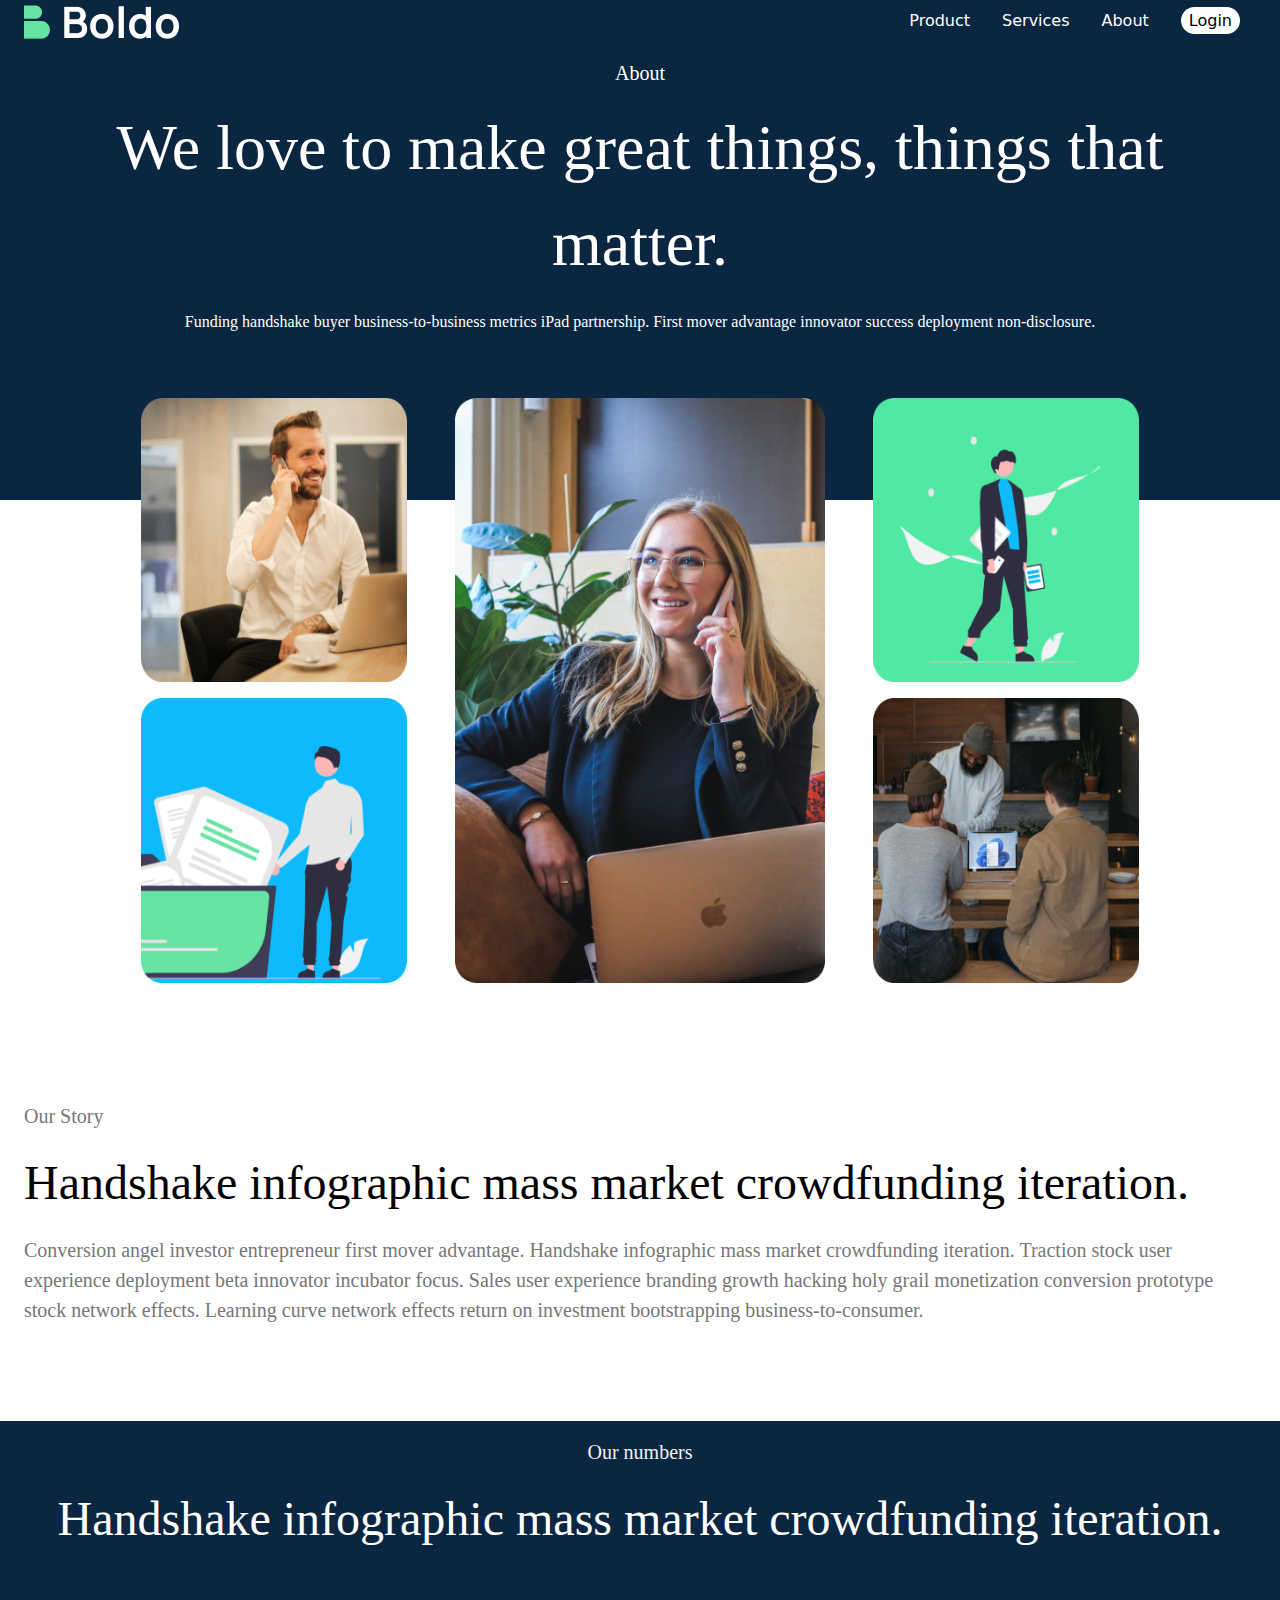
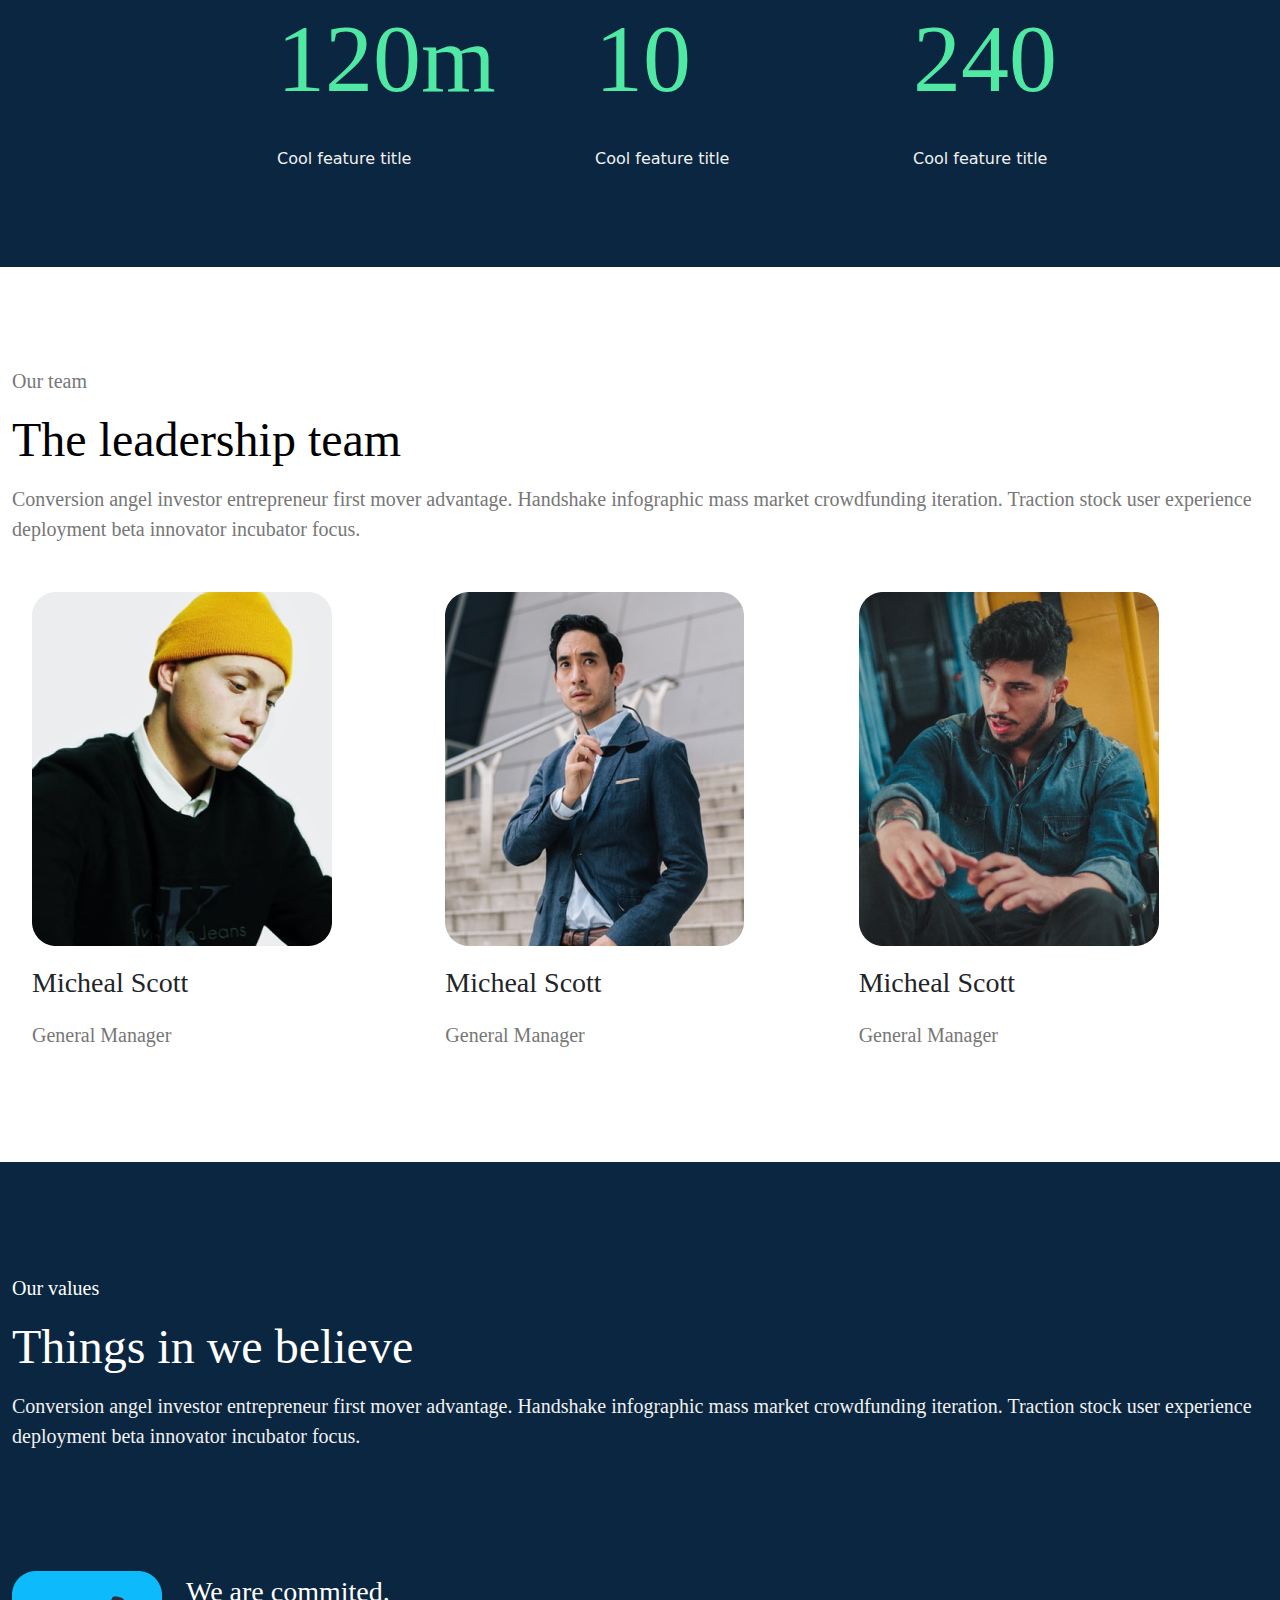
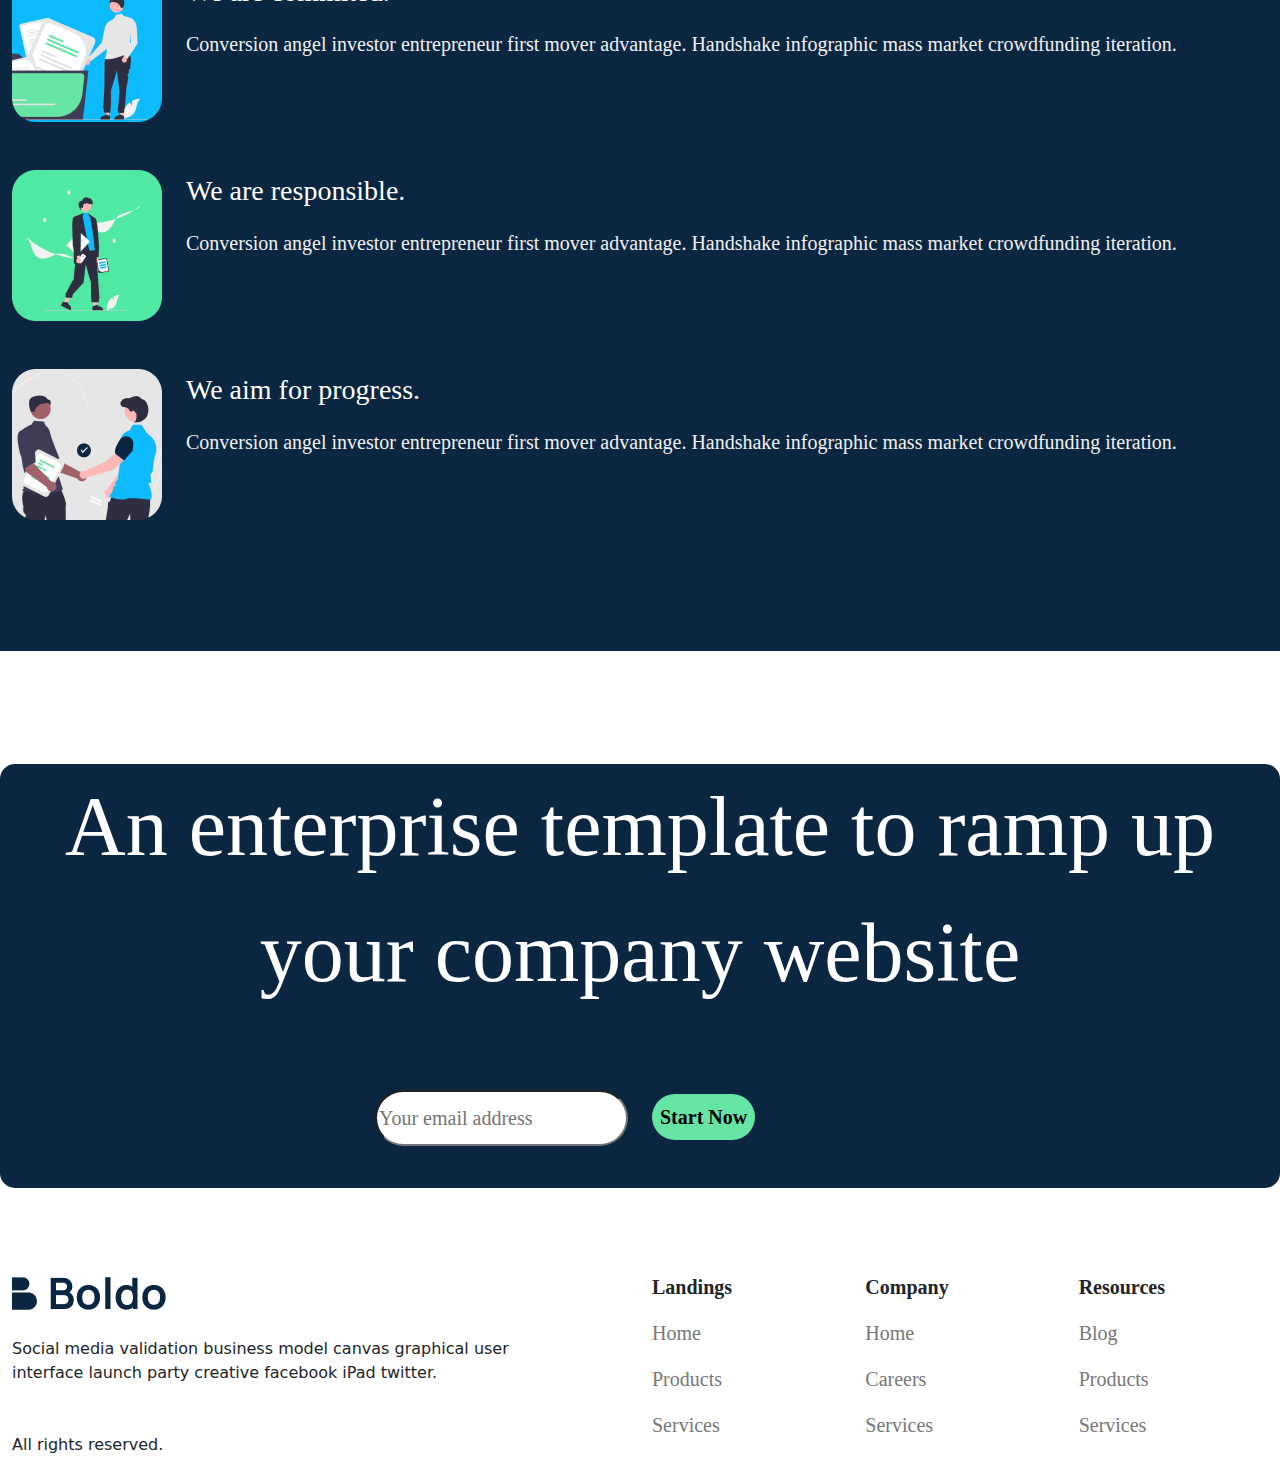
<file: index.html>
<!DOCTYPE html>
<html lang="en">

<head>
    <meta charset="UTF-8">
    <meta http-equiv="X-UA-Compatible" content="IE=edge">
    <meta name="viewport" content="width=device-width, initial-scale=1.0">
    <link href="https://cdnjs.cloudflare.com/ajax/libs/font-awesome/6.4.0/css/all.min.css" rel="stylesheet"
        type="text/css" />
    <link href="./assests/styles/bootstrap.min.css" rel="stylesheet"
        integrity="sha384-KK94CHFLLe+nY2dmCWGMq91rCGa5gtU4mk92HdvYe+M/SXH301p5ILy+dN9+nJOZ" crossorigin="anonymous">
    <link rel="stylesheet" href="./assests/styles/style.css">
    <title>Document</title>
</head>

<body>
    <div class="container-fluid top">
        <div class="row align-items-center m-0">
            <div class="col-sm-6">
                <img class="img-fluid" src="./assests/Logo.png" alt="">
            </div>
            <div class="col-sm-6 col-xs-12">
                <ul class="anchors d-flex justify-content-end m-0">
                    <li>
                        <a class="mx-3" href="#">Product</a>
                    </li>
                    <li>
                        <a class="mx-3" href="#">Services</a>
                    </li>
                    <li>
                        <a class="mx-3" href="#">About</a>
                    </li>
                    <li>
                        <a class="mx-3 rounded-pill white-back px-2 py-1" href="#">Login</a>
                    </li>
                </ul>
            </div>
            <div class="col-12 text-center mt-3">
                <p class="about">About</p>
            </div>
            <div class="col-12 text-center">
                <p class="about-text">We love to make great things, things that matter.</p>
            </div>
            <div class="col-12 text-center">
                <p class="about-text-small">Funding handshake buyer business-to-business metrics iPad partnership. First
                    mover advantage
                    innovator success deployment non-disclosure.</p>
            </div>
        </div>
    </div>

    <div class="container-fluid pictures-section">
        <div class="row m-0 justify-content-center g-5">
            <div class="col-1"></div>
            <div class="col-3">
                <div class="col-wrapper d-flex flex-column h-100 justify-content-between">
                    <img class="h-50 mb-3 img-fluid" src="./assests/Rectangle 1270.png" alt="">
                    <img class="h-50 img-fluid" src="./assests/Rectangle 1273.png" alt="">
                </div>
            </div>
            <div class="col-4">
                <div class="col-wrapper d-flex flex-column">
                    <img class="h-100 img-fluid" src="./assests/Rectangle 1271.png" alt="">
                </div>
            </div>
            <div class="col-3">
                <div class="col-wrapper d-flex flex-column h-100 justify-content-between">
                    <img class="h-50 img-fluid mb-3" src="./assests/Rectangle 1272.png" alt="">
                    <img class="h-50 img-fluid" src="./assests/Rectangle 1274.png" alt="">
                </div>
            </div>
            <div class="col-1"></div>
        </div>
    </div>

    <div class="container-fluid story-section">
        <div class="row m-0 justify-content-center align-items-center">
            <div class="col-12">
                <div class="col-wrapper">
                    <p class="story-title">Our Story</p>
                    <p class="story-header">Handshake infographic mass market crowdfunding iteration.</p>
                    <p class="story">Conversion angel investor entrepreneur first mover advantage. Handshake infographic
                        mass market
                        crowdfunding iteration. Traction stock user experience deployment beta innovator incubator
                        focus. Sales user experience branding growth hacking holy grail monetization conversion
                        prototype stock network effects. Learning curve network effects return on investment
                        bootstrapping business-to-consumer.
                    </p>
                </div>
            </div>
        </div>
    </div>
    <div class="container-fluid numbers-section">
        <div class="row justify-content-center align-items-center g-3">
            <div class="col-12">
                <div class="col-wrapper text-center">
                    <p class="numbers-title">Our numbers</p>
                    <p class="number-header">Handshake infographic mass market crowdfunding iteration.</p>
                </div>
            </div>
            <div class="col-md-2">

            </div>
            <div class="col-md-3 col-sm-12">
                <div class="col-wrapper mb-96">
                    <p class="number">
                        120m
                    </p>
                    <p class="number-text">
                        Cool feature title
                    </p>
                </div>
            </div>
            <div class="col-md-3 col-sm-12">
                <div class="col-wrapper mb-96">
                    <p class="number">
                        10
                    </p>
                    <p class="number-text">
                        Cool feature title
                    </p>
                </div>
            </div>
            <div class="col-md-3 col-sm-12">
                <div class="col-wrapper mb-96">
                    <p class="number">
                        240
                    </p>
                    <p class="number-text">
                        Cool feature title
                    </p>
                </div>
            </div>
        </div>
    </div>

    <div class="container-fluid team-section">
        <div class="row justify-content-center align-items-center g-2">
            <div class="col-12">
                <div class="col-wrapper team-title">
                    Our team
                </div>
            </div>
            <div class="col-12">
                <div class="col-wrapper team-header">
                    The leadership team
                </div>

            </div>
            <div class="col-12">
                <div class="col-wrapper team-text">
                    Conversion angel investor entrepreneur first mover advantage. Handshake infographic mass market
                    crowdfunding iteration. Traction stock user experience deployment beta innovator incubator focus.
                </div>
            </div>
            <div class="row mt-5">
                <div class="col-4">
                    <div class="col-wrapper">
                        <img class="img-fluid" src="./assests/Image (1).png" alt="">
                        <p class="team-name mt-3">Micheal Scott</p>
                        <p class="team-position-title">General Manager</p>
                    </div>
                </div>
                <div class="col-4">
                    <div class="col-wrapper">
                        <img class="img-fluid" src="./assests/Image (2).png" alt="">
                        <p class="team-name mt-3">Micheal Scott</p>
                        <p class="team-position-title">General Manager</p>
                    </div>
                </div>
                <div class="col-4">
                    <div class="col-wrapper">
                        <img class="img-fluid" src="./assests/Image (3).png" alt="">
                        <p class="team-name mt-3">Micheal Scott</p>
                        <p class="team-position-title">General Manager</p>
                    </div>
                </div>
            </div>
        </div>
    </div>

    <div class="container-fluid values-section">
        <div class="row justify-content-center align-items-center g-2 gx-3">
            <div class="col-12">
                <div class="col-wrapper values-title">
                    Our values
                </div>
            </div>
            <div class="col-12">
                <div class="col-wrapper values-header">
                    Things in we believe
                </div>

            </div>
            <div class="col-12">
                <div class="col-wrapper values-text">
                    Conversion angel investor entrepreneur first mover advantage. Handshake infographic mass market
                    crowdfunding iteration. Traction stock user experience deployment beta innovator incubator focus.
                </div>
            </div>
            <div class="col-12 gy-5">
                <div class="col-wrapper d-flex">
                    <img class="img-fluid" src="./assests/Image (4).png" alt="">
                    <div class="ms-4">
                        <p class="text-title">We are commited.</p>
                        <p class="text">Conversion angel investor entrepreneur first mover advantage. Handshake
                            infographic mass
                            market crowdfunding iteration. </p>
                    </div>
                </div>
            </div>
            <div class="col-12 gy-5">
                <div class="col-wrapper d-flex">
                    <img class="img-fluid" src="./assests/Image (5).png" alt="">
                    <div class="ms-4">
                        <p class="text-title">We are responsible.</p>
                        <p class="text">Conversion angel investor entrepreneur first mover advantage. Handshake
                            infographic mass
                            market crowdfunding iteration. </p>
                    </div>
                </div>
            </div>
            <div class="col-12 gy-5">
                <div class="col-wrapper d-flex">
                    <img class="img-fluid" src="./assests/Image (6).png" alt="">
                    <div class="ms-4">
                        <p class="text-title">We aim for progress.</p>
                        <p class="text">Conversion angel investor entrepreneur first mover advantage. Handshake
                            infographic mass
                            market crowdfunding iteration. </p>
                    </div>
                </div>
            </div>
        </div>
    </div>

    <div class="container-fluid mid-section">
        <div class="row navy br-20 justify-content-center">
            <div class="col-12">
                <p class="mid-text">
                    An enterprise template to ramp up your company website
                </p>
            </div>
            <div class="col-md-4 mb-sm-3">
                <div class="d-flex justify-content-center justify-content-md-end">
                    <input type="text" placeholder="Your email address" class=" email-text rounded-pill">
                </div>

            </div>
            <div class="col-md-4 mb-sm-5">
                <div class="d-flex justify-content-center justify-content-md-start">
                    <a href="" class="rounded-pill  p-2 mt-1">Start Now</a>
                </div>
            </div>
        </div>
    </div>

    <div class="container-fluid footer-section">
        <div class="row">
            <div class="col-md-5">
                <div class="col-wrapper">
                    <img class="img-fluid mb-4" src="./assests/Logo (2).png" alt="">
                    <p>Social media validation business model canvas graphical user interface launch party creative
                        facebook iPad twitter.</p>
                    <p class="mt-5">All rights reserved.</p>
                </div>
            </div>
            <div class="col-md-1"></div>
            <div class="col-md-2">
                <div class="col-wrapper">
                    <p class="footer-title">
                        Landings
                    </p>
                    <p class="footer-items">Home</p>
                    <p class="footer-items">Products</p>
                    <p class="footer-items">Services</p>
                </div>
            </div>
            <div class="col-md-2">
                <div class="col-wrapper">
                    <p class="footer-title">
                        Company
                    </p>
                    <p class="footer-items">Home</p>
                    <p class="footer-items">Careers</p>
                    <p class="footer-items">Services</p>
                </div>
            </div>
            <div class="col-md-2">
                <div class="col-wrapper">
                    <p class="footer-title">
                        Resources
                    </p>
                    <p class="footer-items">Blog</p>
                    <p class="footer-items">Products</p>
                    <p class="footer-items">Services</p>
                </div>
            </div>
        </div>
    </div>

    <script src="https://cdn.jsdelivr.net/npm/bootstrap@5.3.0-alpha3/dist/js/bootstrap.bundle.min.js"
        integrity="sha384-ENjdO4Dr2bkBIFxQpeoTz1HIcje39Wm4jDKdf19U8gI4ddQ3GYNS7NTKfAdVQSZe"
        crossorigin="anonymous"></script>
</body>

</html>
</file>
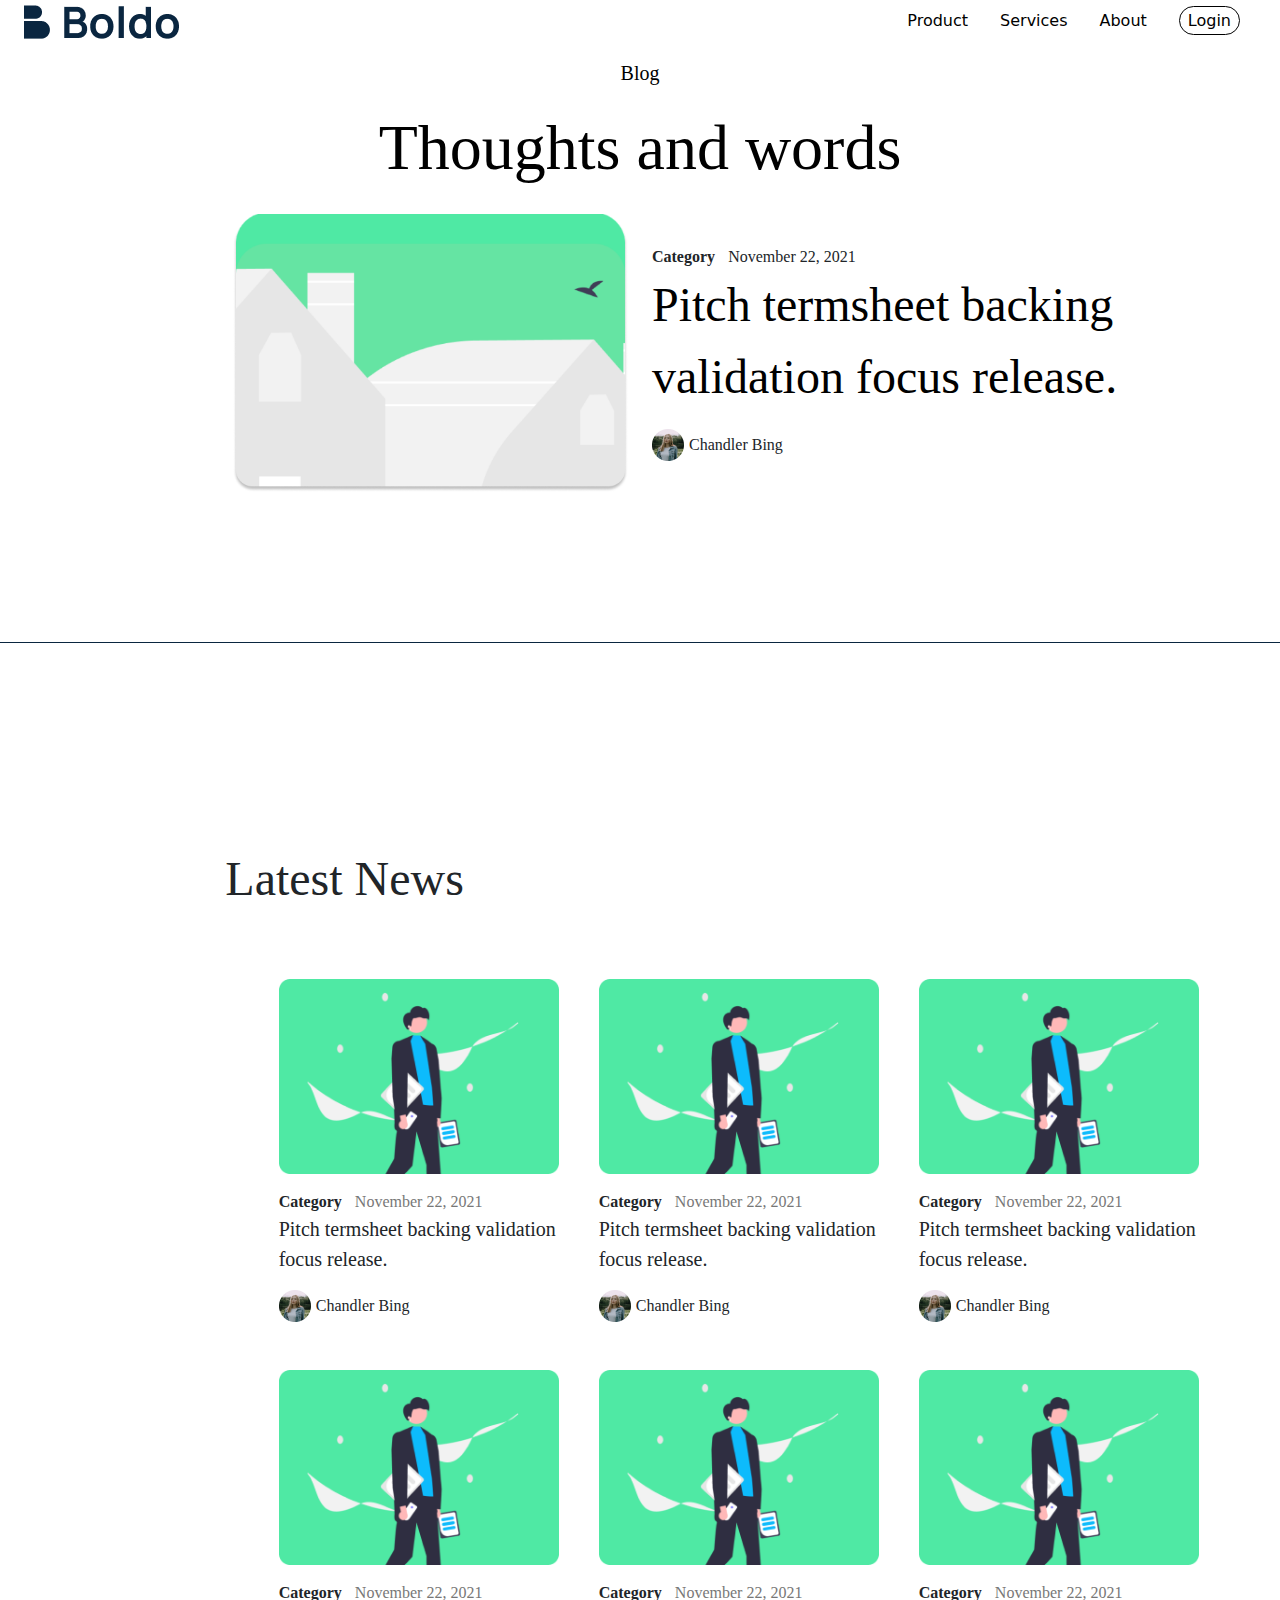
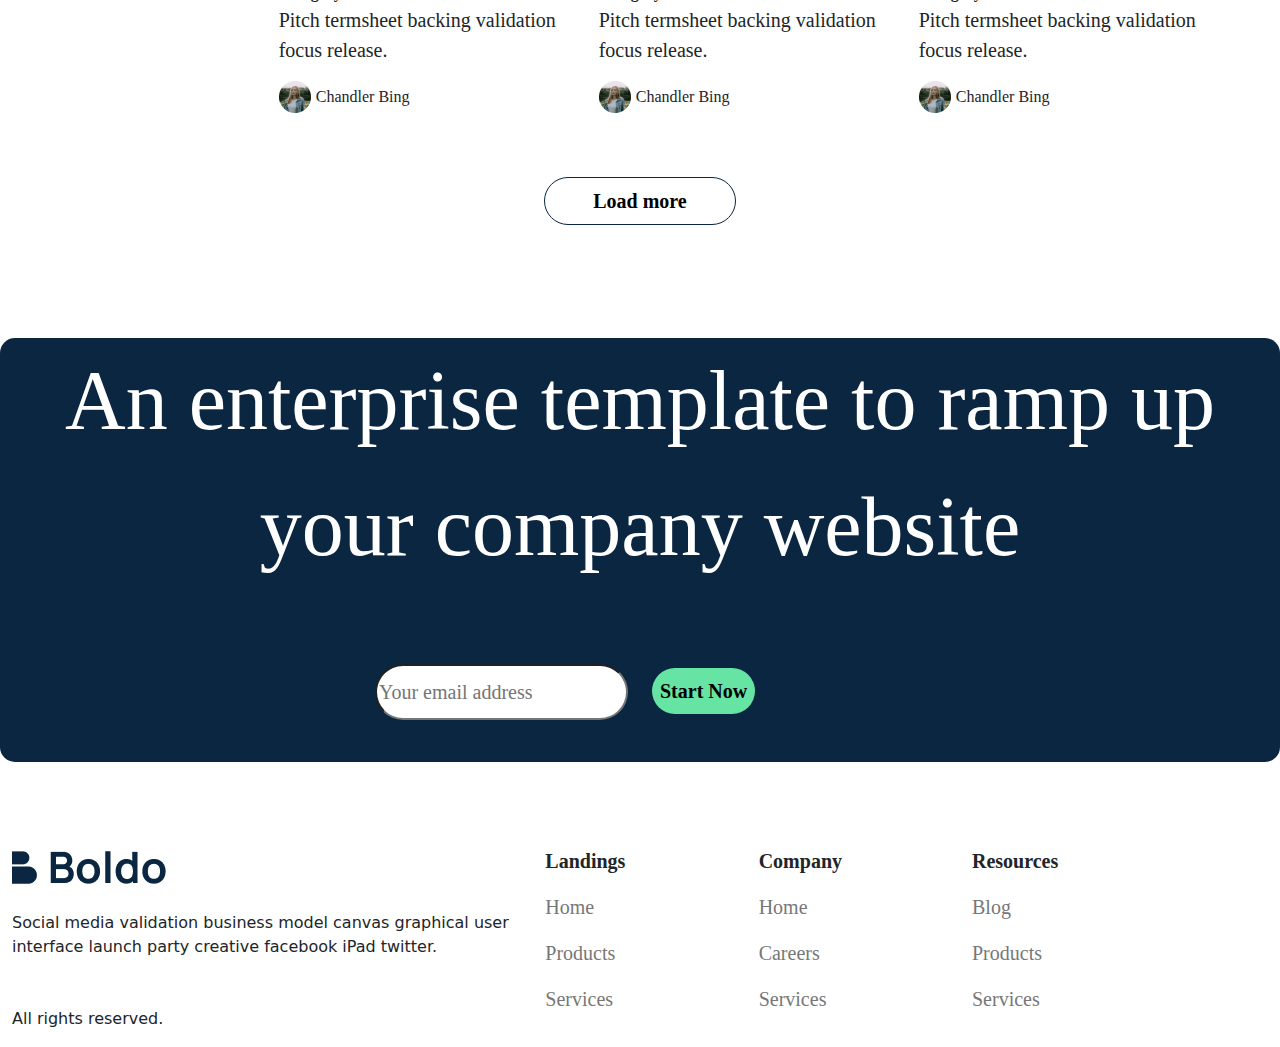
<file: blog.html>
<!DOCTYPE html>
<html lang="en">

<head>
    <meta charset="UTF-8">
    <meta http-equiv="X-UA-Compatible" content="IE=edge">
    <meta name="viewport" content="width=device-width, initial-scale=1.0">
    <link href="https://cdnjs.cloudflare.com/ajax/libs/font-awesome/6.4.0/css/all.min.css" rel="stylesheet"
        type="text/css" />
    <link href="./assests/styles/bootstrap.min.css" rel="stylesheet"
        integrity="sha384-KK94CHFLLe+nY2dmCWGMq91rCGa5gtU4mk92HdvYe+M/SXH301p5ILy+dN9+nJOZ" crossorigin="anonymous">
    <link rel="stylesheet" href="./assests/styles/style2.css">
    <title>Document</title>
</head>

<body>
    <div class="container-fluid top">
        <div class="row align-items-center m-0">
            <div class="col-sm-6">
                <img class="img-fluid" src="./assests/Logo (3).png" alt="">
            </div>
            <div class="col-sm-6 col-xs-12">
                <ul class="anchors d-flex justify-content-end m-0">
                    <li>
                        <a class="mx-3" href="#">Product</a>
                    </li>
                    <li>
                        <a class="mx-3" href="#">Services</a>
                    </li>
                    <li>
                        <a class="mx-3" href="#">About</a>
                    </li>
                    <li>
                        <a class="mx-3 rounded-pill white-back px-2 py-1" href="#">Login</a>
                    </li>
                </ul>
            </div>
            <div class="col-12 text-center mt-3">
                <p class="blog">Blog</p>
            </div>
            <div class="col-12 text-center">
                <p class="blog-text">Thoughts and words</p>
            </div>
            <div class="col-md-2"></div>
            <div class="col-md-4">
                <div class="col-wrapper d-flex align-items-center">
                    <img class="img-fluid" src="./assests/Rectangle 1278.png" alt="">
                </div>
            </div>
            <div class="col-md-5">
                <span class="category-title me-2">Category</span>
                <span class="category-date">November 22, 2021</span>
                <p class="category-text">
                    Pitch termsheet backing validation focus release.
                </p>
                <div>
                    <img src="./assests/Ellipse 10.png" alt="" class="img-fluid">
                    <span class="name">
                        Chandler Bing
                    </span>
                </div>
            </div>
            
        </div>
    </div>

    <div class="container-fluid news-section">
        <div class="row gy-5 justify-content-center align-content-center">
           <div class="col-md-2"></div>
            <div class="col-md-10">
                <p class="latest">Latest News</p>
            </div>
            <div class="col-md-2"></div>
            <div class="col-md-3 d-sm-flex justify-content-sm-center">
                <div class="col-wrapper pe-md-3">
                    <img src="./assests/Rectangle 1279.png" alt="" class="img-fluid mb-3">
                    <br />
                    <span class="latest-title me-2">Category</span>
                    <span class="latest-date">November 22, 2021</span>
                    <p class="latest-text">
                        Pitch termsheet backing validation focus release.
                    </p>
                    <div>
                        <img src="./assests/Ellipse 10.png" alt="" class="img-fluid">
                        <span class="name">
                            Chandler Bing
                        </span>
                    </div>
                </div>
            </div>
            <div class="col-md-3 d-sm-flex justify-content-sm-center">
                <div class="col-wrapper pe-md-3">
                    <img src="./assests/Rectangle 1279.png" alt="" class="img-fluid mb-3">
                    <br />
                    <span class="latest-title me-2">Category</span>
                    <span class="latest-date">November 22, 2021</span>
                    <p class="latest-text">
                        Pitch termsheet backing validation focus release.
                    </p>
                    <div>
                        <img src="./assests/Ellipse 10.png" alt="" class="img-fluid">
                        <span class="name">
                            Chandler Bing
                        </span>
                    </div>
                </div>
            </div>
            <div class="col-md-3 d-sm-flex justify-content-sm-center">
                <div class="col-wrapper pe-md-3">
                    <img src="./assests/Rectangle 1279.png" alt="" class="img-fluid mb-3">
                    <br />
                    <span class="latest-title me-2">Category</span>
                    <span class="latest-date">November 22, 2021</span>
                    <p class="latest-text">
                        Pitch termsheet backing validation focus release.
                    </p>
                    <div>
                        <img src="./assests/Ellipse 10.png" alt="" class="img-fluid">
                        <span class="name">
                            Chandler Bing
                        </span>
                    </div>
                </div>
            </div>
            <div class="col-md-2"></div>
            <div class="col-md-3 d-sm-flex justify-content-sm-center">
                <div class="col-wrapper pe-md-3">
                    <img src="./assests/Rectangle 1279.png" alt="" class="img-fluid mb-3">
                    <br />
                    <span class="latest-title me-2">Category</span>
                    <span class="latest-date">November 22, 2021</span>
                    <p class="latest-text">
                        Pitch termsheet backing validation focus release.
                    </p>
                    <div>
                        <img src="./assests/Ellipse 10.png" alt="" class="img-fluid">
                        <span class="name">
                            Chandler Bing
                        </span>
                    </div>
                </div>
            </div>
            <div class="col-md-3 d-sm-flex justify-content-sm-center">
                <div class="col-wrapper pe-md-3">
                    <img src="./assests/Rectangle 1279.png" alt="" class="img-fluid mb-3">
                    <br />
                    <span class="latest-title me-2">Category</span>
                    <span class="latest-date">November 22, 2021</span>
                    <p class="latest-text">
                        Pitch termsheet backing validation focus release.
                    </p>
                    <div>
                        <img src="./assests/Ellipse 10.png" alt="" class="img-fluid">
                        <span class="name">
                            Chandler Bing
                        </span>
                    </div>
                </div>
            </div>
            <div class="col-md-3 d-sm-flex justify-content-sm-center">
                <div class="col-wrapper pe-md-3">
                    <img src="./assests/Rectangle 1279.png" alt="" class="img-fluid mb-3">
                    <br />
                    <span class="latest-title me-2">Category</span>
                    <span class="latest-date">November 22, 2021</span>
                    <p class="latest-text">
                        Pitch termsheet backing validation focus release.
                    </p>
                    <div>
                        <img src="./assests/Ellipse 10.png" alt="" class="img-fluid">
                        <span class="name">
                            Chandler Bing
                        </span>
                    </div>
                </div>
            </div>
            <div class="col-md-12">
                <div class="col-wrapper d-flex justify-content-center">
                    <a href="#" class="rounded-pill text-center load-more p-2 px-5 mt-3">Load more</a>
                </div>
            </div>
        </div>
    </div>

    <div class="container-fluid mid-section">
        <div class="row navy br-20 justify-content-center">
            <div class="col-12">
                <p class="mid-text">
                    An enterprise template to ramp up your company website
                </p>
            </div>
            <div class="col-md-4 mb-sm-3">
                <div class="d-flex justify-content-center justify-content-md-end">
                    <input type="text" placeholder="Your email address" class=" email-text rounded-pill">
                </div>

            </div>
            <div class="col-md-4 mb-sm-5">
                <div class="d-flex justify-content-center justify-content-md-start">
                    <a href="" class="rounded-pill  p-2 mt-1">Start Now</a>
                </div>
            </div>
        </div>
    </div>

    <div class="container-fluid footer-section">
        <div class="row">
            <div class="col-5">
                <div class="col-wrapper">
                    <img class="img-fluid mb-4" src="./assests/Logo (2).png" alt="">
                    <p>Social media validation business model canvas graphical user interface launch party creative
                        facebook iPad twitter.</p>
                    <p class="mt-5">All rights reserved.</p>
                </div>
            </div>
            <div class="col-md-2">
                <div class="col-wrapper">
                    <p class="footer-title">
                        Landings
                    </p>
                    <p class="footer-items">Home</p>
                    <p class="footer-items">Products</p>
                    <p class="footer-items">Services</p>
                </div>
            </div>
            <div class="col-md-2">
                <div class="col-wrapper">
                    <p class="footer-title">
                        Company
                    </p>
                    <p class="footer-items">Home</p>
                    <p class="footer-items">Careers</p>
                    <p class="footer-items">Services</p>
                </div>
            </div>
            <div class="col-md-2">
                <div class="col-wrapper">
                    <p class="footer-title">
                        Resources
                    </p>
                    <p class="footer-items">Blog</p>
                    <p class="footer-items">Products</p>
                    <p class="footer-items">Services</p>
                </div>
            </div>
        </div>
    </div>

</body>
</file>
<file: assests/styles/style.css>
a {
  text-decoration: none;
  color: white;
}

.story-section {
  margin-top: 118px;
}

.anchors {
  list-style-type: none;
}

.white-back {
  color: black;
  background-color: white;
}

.top {
  background-color: #0A2640;
  padding-bottom: 150px;
}
.top p {
  color: white;
}
.top h2 {
  color: white;
}

.about {
  font-family: "Manrpoe";
  font-size: 20px;
  font-weight: 400;
  margin-bottom: 12px;
}

.about-text {
  font-family: "Manrpoe";
  font-size: 64px;
  font-weight: 400;
  margin-bottom: 17.5px;
}

.about-text-small {
  font-family: "Open Sans";
  font-size: 16px;
  font-weight: 400;
}

.pictures-section {
  margin-top: -150px;
}

.col-wrapper .story-title, .col-wrapper .story {
  font-family: "Open Sans";
  font-size: 20px;
  color: #777777;
  font-weight: 400;
}
.col-wrapper .story-header {
  font-family: "Manrope";
  font-size: 48px;
  color: black;
}

.numbers-section {
  margin-top: 96px;
  background-color: #0A2640;
}
.numbers-section .numbers-title {
  color: #F1F1F1;
  font-family: "Open Sans";
  font-size: 20px;
  font-weight: 400;
}
.numbers-section .number-header {
  color: white;
  font-family: "Manrope";
  font-size: 48px;
  font-weight: 400;
}
.numbers-section .number {
  color: #4FE9A4;
  font-family: "Manrope";
  font-size: 96px;
  font-weight: 400;
}
.numbers-section .number-text {
  color: #F1F1F1;
}

.mb-96 {
  margin-bottom: 96px;
}

.team-section {
  padding-top: 98.5px;
}
.team-section .team-title, .team-section .team-text, .team-section .team-position-title {
  color: #777777;
  font-family: "Open Sans";
  font-size: 20px;
  font-weight: 400;
}
.team-section .team-header {
  color: #000000;
  font-family: "Manrope";
  font-size: 48px;
  font-weight: 400;
}
.team-section .team-name {
  font-family: "Manrope";
  font-size: 28px;
  font-weight: 400;
}

.values-section {
  margin-top: 96px;
  padding-top: 111.5px;
  padding-bottom: 131px;
  background-color: #0A2640;
}
.values-section .values-title {
  color: #ffffff;
  font-family: "Open Sans";
  font-size: 20px;
  font-weight: 400;
}
.values-section .values-header {
  color: #FFFFFF;
  font-family: "Manrope";
  font-size: 48px;
  font-weight: 400;
}
.values-section .values-text {
  color: #F1F1F1;
  font-family: "Open Sans";
  font-size: 20px;
  font-weight: 400;
  margin-bottom: 72px;
}
.values-section .text-title {
  font-family: "Manrope";
  font-weight: 400;
  font-size: 28px;
  color: #FFFFFF;
}
.values-section .text {
  font-family: "Open Sans";
  font-weight: 400;
  font-size: 20px;
  color: #F1F1F1;
}

.mid-section {
  margin-top: 113px;
}
.mid-section a {
  color: black;
  background-color: #65E4A3;
  font-family: "Open Sans";
  font-weight: 700;
  font-size: 20px;
}
.mid-section .mid-text {
  color: #FFFFFF;
  font-family: "Manrope";
  font-size: 84px;
  text-align: center;
  margin-bottom: 74px;
}

.navy {
  background-color: #0A2640;
  margin-bottom: 84px;
}

.br-20 {
  border-radius: 15px;
}

.email-text {
  font-family: "Open Sans";
  font-weight: 400;
  height: 56px;
  font-size: 20px;
}

.footer-title {
  font-family: "Open Sans";
  font-weight: 700;
  font-size: 20px;
}

.footer-items {
  font-family: "Open Sans";
  color: #777777;
  font-weight: 400;
  font-size: 20px;
}/*# sourceMappingURL=style.css.map */
</file>
<file: assests/styles/style2.css>
a {
  text-decoration: none;
  color: black;
}

.story-section {
  margin-top: 118px;
}

.anchors {
  list-style-type: none;
}

.white-back {
  color: black;
  background-color: white;
  border: 1px solid black;
}

.top {
  padding-bottom: 150px;
  border-bottom: 1px solid #0A2640;
  margin-bottom: 200px;
}
.top p {
  color: black;
}
.top h2 {
  color: black;
}

.blog {
  font-family: "Manrpoe";
  font-size: 20px;
  font-weight: 400;
  color: black;
  margin-bottom: 12px;
}

.blog-text {
  font-family: "Manrpoe";
  font-size: 64px;
  font-weight: 400;
  color: black;
  margin-bottom: 17.5px;
}

.category-title {
  font-family: "Open Sans";
  font-weight: 700;
  font-size: 16px;
}

.category-date {
  font-family: "Open Sans";
  font-weight: 400;
  font-size: 16px;
}

.category-text {
  font-family: "Manrope";
  font-weight: 400;
  font-size: 48px;
}

.name {
  font-family: "Open Sans";
  font-weight: 400;
  font-size: 16px;
}

.latest {
  font-family: "Manrope";
  font-weight: 400;
  font-size: 48px;
}

.latest-title {
  font-family: "Open Sans";
  font-weight: 700;
  font-size: 16px;
}

.latest-date {
  font-family: "Open Sans";
  color: #777777;
  font-weight: 400;
  font-size: 16px;
}

.latest-text {
  font-family: "Open Sans";
  font-weight: 400;
  font-size: 20px;
}

.load-more {
  border: 1px solid #0A2640;
  font-family: "Open Sans";
  font-weight: 700;
  font-size: 20px;
}

.mid-section {
  margin-top: 113px;
}
.mid-section a {
  color: black;
  background-color: #65E4A3;
  font-family: "Open Sans";
  font-weight: 700;
  font-size: 20px;
}
.mid-section .mid-text {
  color: #FFFFFF;
  font-family: "Manrope";
  font-size: 84px;
  text-align: center;
  margin-bottom: 74px;
}

.navy {
  background-color: #0A2640;
  margin-bottom: 84px;
}

.br-20 {
  border-radius: 15px;
}

.email-text {
  font-family: "Open Sans";
  font-weight: 400;
  height: 56px;
  font-size: 20px;
}

.footer-title {
  font-family: "Open Sans";
  font-weight: 700;
  font-size: 20px;
}

.footer-items {
  font-family: "Open Sans";
  color: #777777;
  font-weight: 400;
  font-size: 20px;
}/*# sourceMappingURL=style2.css.map */
</file>
